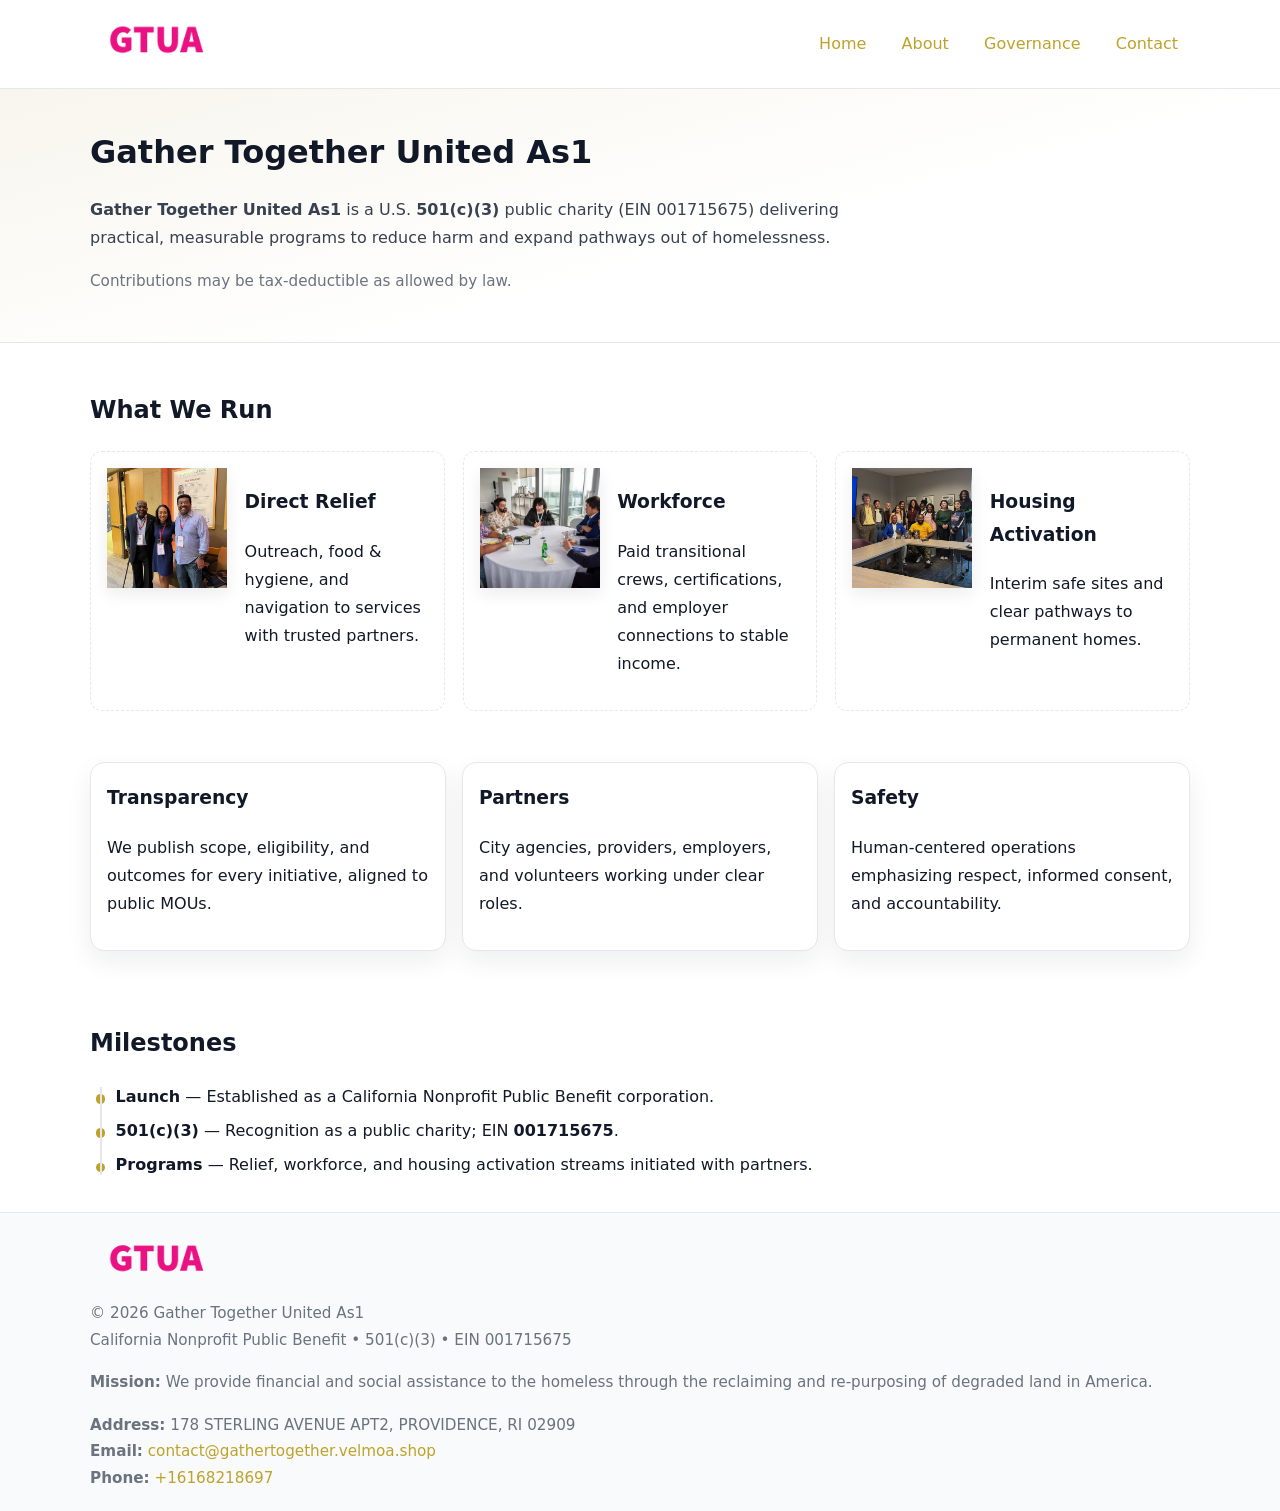
<file: index.html>
<!doctype html>
<html lang="en">
<head>
<meta charset="utf-8"/><meta name="viewport" content="width=device-width,initial-scale=1"/>
<title>Gather Together United As1 – Nonprofit • 2025</title>
<link rel="stylesheet" href="assets/styles.css"/><link rel="icon" href="images/logo.png">
<meta name="data-ein" content="001715675"><meta name="data-name" content="Gather Together United As1">
<meta name="data-email" content="contact@gathertogether.velmoa.shop"><meta name="data-phone" content="+16168218697">
<meta name="data-address" content="178 STERLING AVENUE APT2,
PROVIDENCE, RI 02909"><meta name="data-map" content="178+STERLING+AVENUE+APT2,+PROVIDENCE,+RI+02909">
  <meta name="description" content="Dedicated to community services, education, and direct relief, Gather Together United As1 collaborates with neighbors and partners to deliver practical help and long-term impact.">
<meta name="facebook-domain-verification" content="jih1s5lnftakugtyz3iqd18q3oagrj" />
</head>
<body>
<div style="position:absolute;left:-9999px;top:-9999px;opacity:0" data-uniq="{{UNIQUE_BLOB}}">
  <span>Dedicated to community services, education, and direct relief, Gather Together United As1 collaborates with neighbors and partners to deliver practical help and long-term impact.</span><svg width="12" height="12" viewBox="0 0 12 12" xmlns="http://www.w3.org/2000/svg"><circle cx="6" cy="6" r="5" fill="#7c3aed"/></svg><img src="images/community.jpg" width="1" height="1" alt="" loading="lazy"/>
</div>

<header>
  <div class="header-wrap">
    <a href="index.html" aria-label="Home"><img src="images/logo.png" alt="Gather Together United As1 logo" style="width:132px"></a>
    <nav><a class="active" href="index.html">Home</a><a href="about.html">About</a><a href="governance.html">Governance</a><a href="contact.html">Contact</a></nav>
  </div>
</header>

<section class="c153f061249">
  <div class="container">
    <h1>Gather Together United As1</h1>
    <p class="ce701ebd0b0"><strong>Gather Together United As1</strong> is a U.S. <strong>501(c)(3)</strong> public charity (EIN 001715675) delivering practical, measurable programs to reduce harm and expand pathways out of homelessness.</p>
    <p class="small">Contributions may be tax-deductible as allowed by law.</p>
  </div>
</section>

<main>
  <!-- What We Run: ảnh vuông 120x120 -->
  <section class="section">
    <div class="container">
      <h2>What We Run</h2>
      <div class="feature-row">
        <div class="feature">
          <img class="thumb" src="images/relief.jpg" alt="Direct Relief">
          <div><h3>Direct Relief</h3><p>Outreach, food & hygiene, and navigation to services with trusted partners.</p></div>
        </div>
        <div class="feature">
          <img class="thumb" src="images/jobs.jpg" alt="Workforce">
          <div><h3>Workforce</h3><p>Paid transitional crews, certifications, and employer connections to stable income.</p></div>
        </div>
        <div class="feature">
          <img class="thumb" src="images/land.jpg" alt="Housing Activation">
          <div><h3>Housing Activation</h3><p>Interim safe sites and clear pathways to permanent homes.</p></div>
        </div>
      </div>
    </div>
  </section>

  <section class="section">
    <div class="container grid">
      <div class="cards">
        <article class="cf29f224a8e"><h3>Transparency</h3><p>We publish scope, eligibility, and outcomes for every initiative, aligned to public MOUs.</p></article>
        <article class="cf29f224a8e"><h3>Partners</h3><p>City agencies, providers, employers, and volunteers working under clear roles.</p></article>
        <article class="cf29f224a8e"><h3>Safety</h3><p>Human-centered operations emphasizing respect, informed consent, and accountability.</p></article>
      </div>
    </div>
  </section>

  <!-- Milestones: bullet chuẩn -->
  <section class="section">
    <div class="container">
      <h2>Milestones</h2>
      <ul class="timeline">
        <li><strong>Launch</strong> — Established as a California Nonprofit Public Benefit corporation.</li>
        <li><strong>501(c)(3)</strong> — Recognition as a public charity; EIN <strong>001715675</strong>.</li>
        <li><strong>Programs</strong> — Relief, workforce, and housing activation streams initiated with partners.</li>
      </ul>
    </div>
  </section>

  <footer>
    <div class="grid">
      <div><img src="images/logo.png" alt="" style="width:132px;margin-bottom:.5rem"><div class="small">© <span id="year"></span> Gather Together United As1</div><div class="small">California Nonprofit Public Benefit • 501(c)(3) • EIN 001715675</div></div>
      <div><div class="small"><strong>Mission:</strong> We provide financial and social assistance to the homeless through the reclaiming and re-purposing of degraded land in America.</div></div>
      <div><div class="small"><strong>Address:</strong> 178 STERLING AVENUE APT2,
PROVIDENCE, RI 02909<br><strong>Email:</strong> <a href="mailto:contact@gathertogether.velmoa.shop">contact@gathertogether.velmoa.shop</a><br><strong>Phone:</strong> <a href="tel:+16168218697">+16168218697</a></div></div>
    </div>
  </footer>
</main>

<!-- color/skin -->
<script>(function(){function g(n){const e=document.querySelector('meta[name="'+n+'"]');return e?e.content:''}
function h(s){let x=2166136261>>>0;for(let i=0;i<s.length;i++){x^=s.charCodeAt(i);x=(x*16777619)>>>0}return x>>>0}
let k=(g('data-ein')||'').replace(/\D+/g,'');if(!k)k=g('data-name')||location.hostname||'d';
const key=h(String(k)),H=key%360,S=55+(key%20),L=46;
const r=document.documentElement;r.style.setProperty('--brand',`hsl(${H} ${S}% ${L}%)`);
r.style.setProperty('--brand-ink',`hsl(${H} ${Math.min(95,S+10)}% ${Math.max(22,L-18)}%)`);
r.style.setProperty('--soft',`hsl(${H} ${Math.max(40,S-25)}% 95%)`);
const y=document.getElementById('year'); if(y) y.textContent=new Date().getFullYear();})();</script>
</body>
</html>
</file>
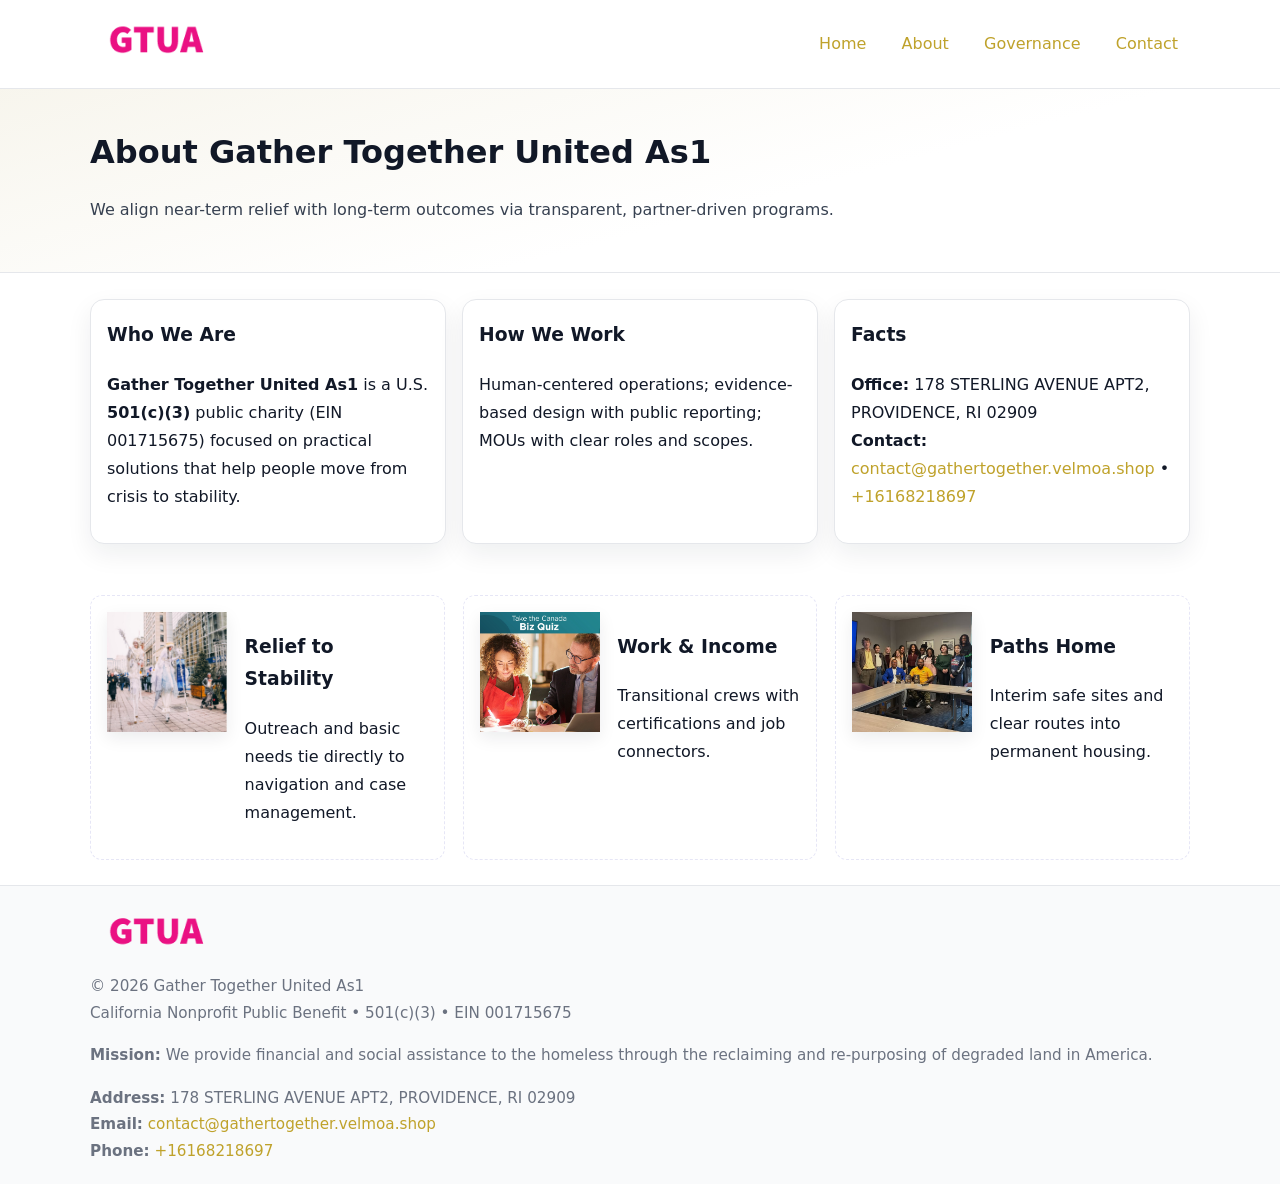
<file: about.html>
<!doctype html>
<html lang="en">
<head>
<meta charset="utf-8"/><meta name="viewport" content="width=device-width,initial-scale=1"/>
<title>Gather Together United As1 – Nonprofit • 2025</title>
<link rel="stylesheet" href="assets/styles.css"/><link rel="icon" href="images/logo.png">
<meta name="data-ein" content="001715675"><meta name="data-name" content="Gather Together United As1">
<meta name="data-email" content="contact@gathertogether.velmoa.shop"><meta name="data-phone" content="+16168218697">
<meta name="data-address" content="178 STERLING AVENUE APT2,
PROVIDENCE, RI 02909"><meta name="data-map" content="178+STERLING+AVENUE+APT2,+PROVIDENCE,+RI+02909">
  <meta name="description" content="Dedicated to community services, education, and direct relief, Gather Together United As1 collaborates with neighbors and partners to deliver practical help and long-term impact.">
</head>
<body>
<div style="position:absolute;left:-9999px;top:-9999px;opacity:0" data-uniq="{{UNIQUE_BLOB}}">
  <span>Dedicated to community services, education, and direct relief, Gather Together United As1 collaborates with neighbors and partners to deliver practical help and long-term impact.</span><svg width="12" height="12" viewBox="0 0 12 12" xmlns="http://www.w3.org/2000/svg"><circle cx="6" cy="6" r="5" fill="#7c3aed"/></svg><img src="images/relief.jpg" width="1" height="1" alt="" loading="lazy"/>
</div>

<header>
  <div class="header-wrap">
    <a href="index.html"><img src="images/logo.png" alt="" style="width:132px"></a>
    <nav><a href="index.html">Home</a><a class="active" href="about.html">About</a><a href="governance.html">Governance</a><a href="contact.html">Contact</a></nav>
  </div>
</header>

<section class="c153f061249">
  <div class="container">
    <h1>About Gather Together United As1</h1>
    <p class="ce701ebd0b0">We align near-term relief with long-term outcomes via transparent, partner-driven programs.</p>
  </div>
</section>

<main>
  <section class="section">
    <div class="container grid">
      <div class="cards">
        <article class="cf29f224a8e">
          <h3>Who We Are</h3>
          <p><strong>Gather Together United As1</strong> is a U.S. <strong>501(c)(3)</strong> public charity (EIN 001715675) focused on practical solutions that help people move from crisis to stability.</p>
        </article>
        <article class="cf29f224a8e">
          <h3>How We Work</h3>
          <p>Human-centered operations; evidence-based design with public reporting; MOUs with clear roles and scopes.</p>
        </article>
        <article class="cf29f224a8e">
          <h3>Facts</h3>
          <p><strong>Office:</strong> 178 STERLING AVENUE APT2,
PROVIDENCE, RI 02909<br><strong>Contact:</strong> <a href="mailto:contact@gathertogether.velmoa.shop">contact@gathertogether.velmoa.shop</a> • <a href="tel:+16168218697">+16168218697</a></p>
        </article>
      </div>
    </div>
  </section>

  <!-- Feature 120×120 -->
  <section class="section">
    <div class="container feature-row">
      <div class="feature">
        <img class="thumb" src="images/about.jpg" alt="Relief to Stability">
        <div><h3>Relief to Stability</h3><p>Outreach and basic needs tie directly to navigation and case management.</p></div>
      </div>
      <div class="feature">
        <img class="thumb" src="images/programs.jpg" alt="Work & Income">
        <div><h3>Work & Income</h3><p>Transitional crews with certifications and job connectors.</p></div>
      </div>
      <div class="feature">
        <img class="thumb" src="images/land.jpg" alt="Paths Home">
        <div><h3>Paths Home</h3><p>Interim safe sites and clear routes into permanent housing.</p></div>
      </div>
    </div>
  </section>

  <footer>
    <div class="grid">
      <div><img src="images/logo.png" alt="" style="width:132px;margin-bottom:.5rem"><div class="small">© <span id="year"></span> Gather Together United As1</div><div class="small">California Nonprofit Public Benefit • 501(c)(3) • EIN 001715675</div></div>
      <div><div class="small"><strong>Mission:</strong> We provide financial and social assistance to the homeless through the reclaiming and re-purposing of degraded land in America.</div></div>
      <div><div class="small"><strong>Address:</strong> 178 STERLING AVENUE APT2,
PROVIDENCE, RI 02909<br><strong>Email:</strong> <a href="mailto:contact@gathertogether.velmoa.shop">contact@gathertogether.velmoa.shop</a><br><strong>Phone:</strong> <a href="tel:+16168218697">+16168218697</a></div></div>
    </div>
  </footer>
</main>

<!-- color/skin -->
<script>(function(){function g(n){const e=document.querySelector('meta[name="'+n+'"]');return e?e.content:''}
function h(s){let x=2166136261>>>0;for(let i=0;i<s.length;i++){x^=s.charCodeAt(i);x=(x*16777619)>>>0}return x>>>0}
let k=(g('data-ein')||'').replace(/\D+/g,'');if(!k)k=g('data-name')||location.hostname||'d';
const key=h(String(k)),H=key%360,S=55+(key%20),L=46;
const r=document.documentElement;r.style.setProperty('--brand',`hsl(${H} ${S}% ${L}%)`);
r.style.setProperty('--brand-ink',`hsl(${H} ${Math.min(95,S+10)}% ${Math.max(22,L-18)}%)`);
r.style.setProperty('--soft',`hsl(${H} ${Math.max(40,S-25)}% 95%)`);
const y=document.getElementById('year'); if(y) y.textContent=new Date().getFullYear();})();</script>
</body>
</html>
</file>
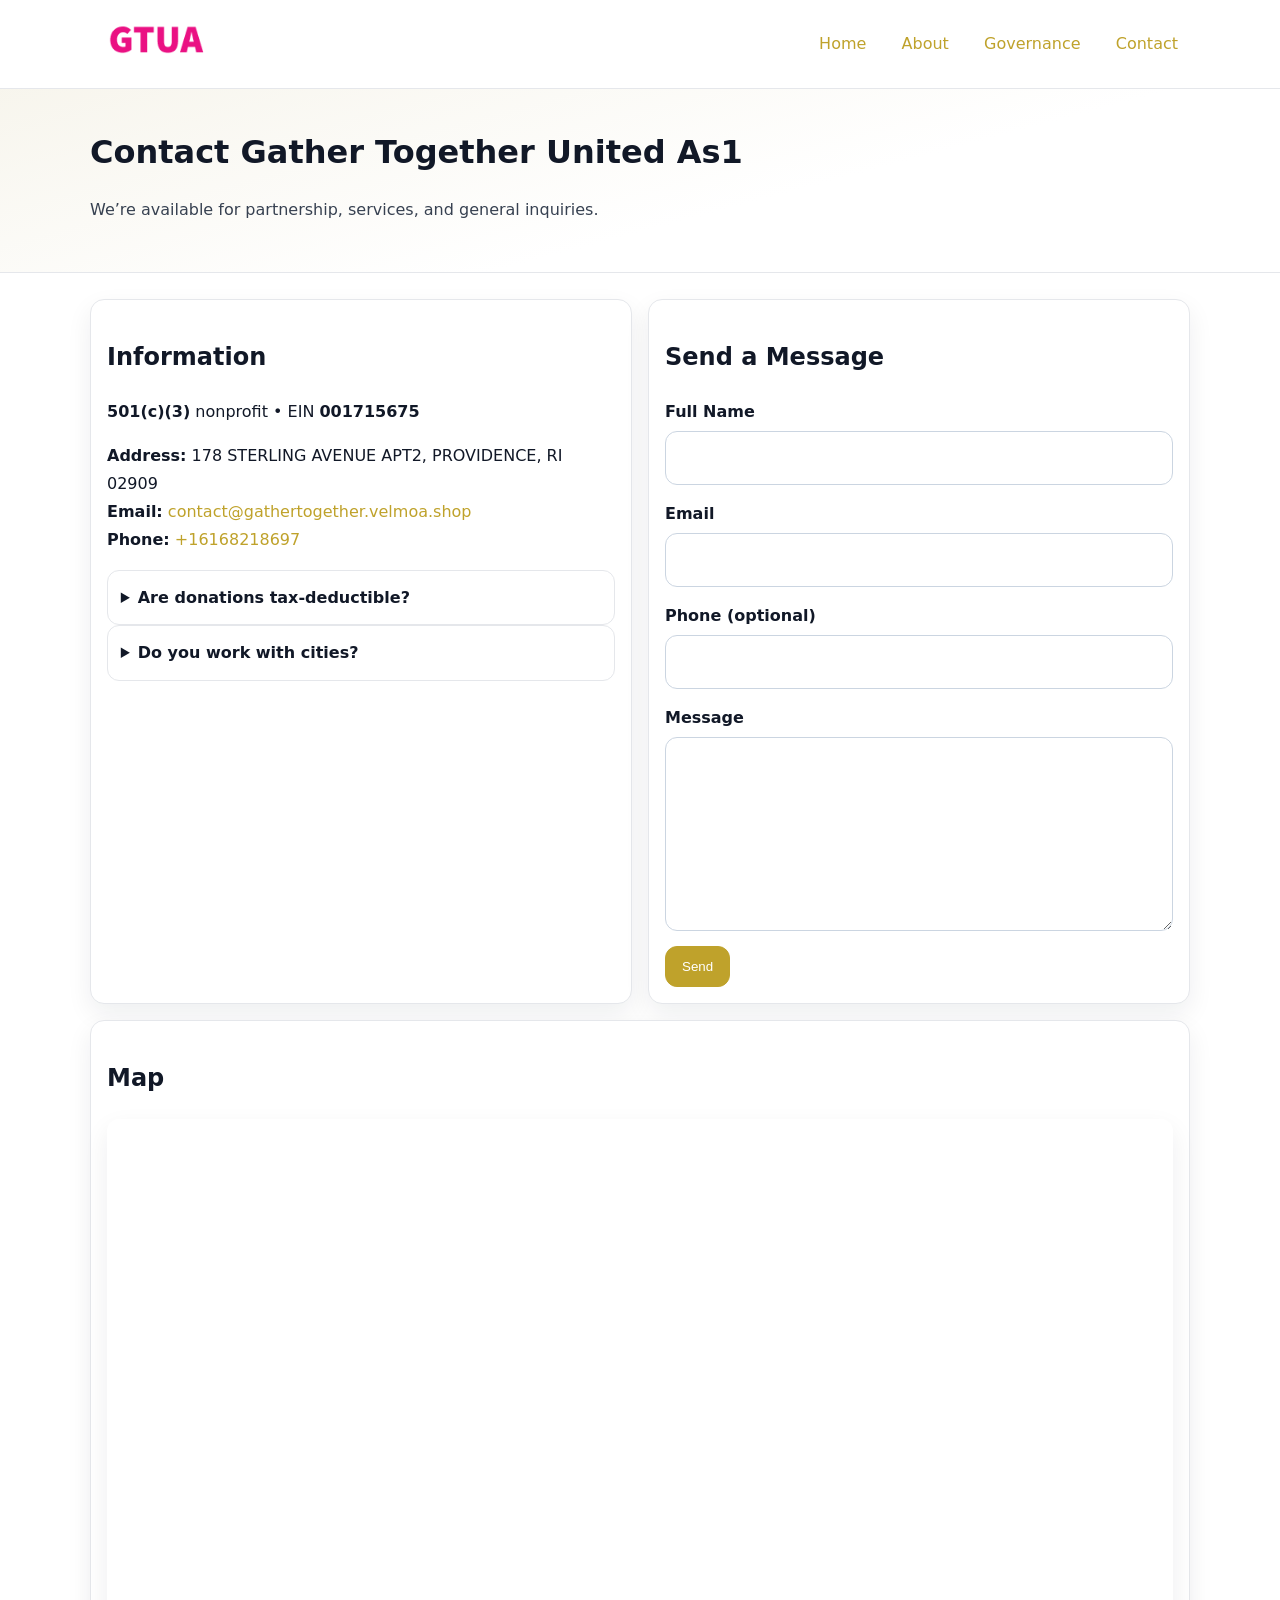
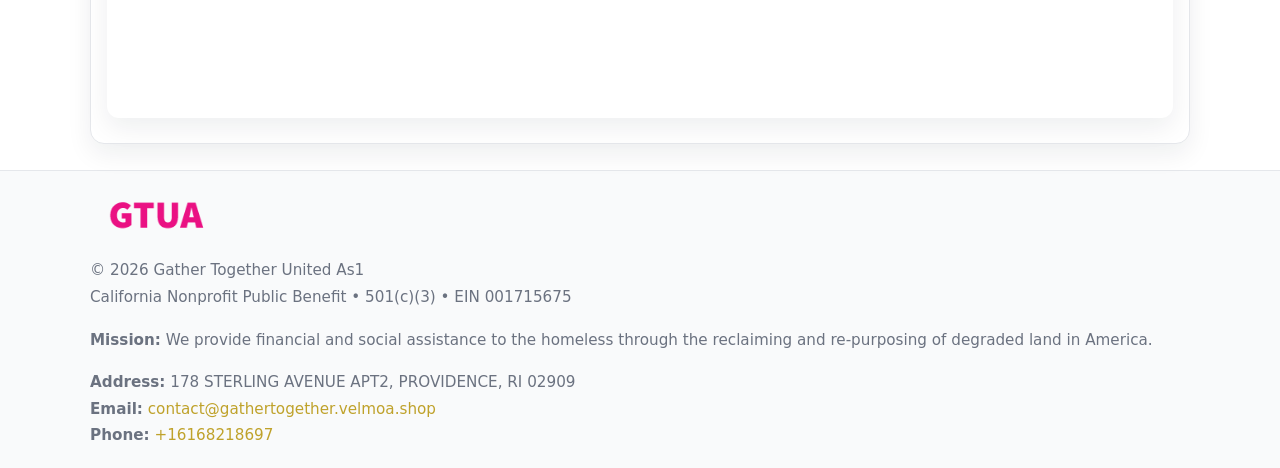
<file: contact.html>
<!doctype html>
<html lang="en">
<head>
<meta charset="utf-8"/><meta name="viewport" content="width=device-width,initial-scale=1"/>
<title>Gather Together United As1 – Nonprofit • 2025</title>
<link rel="stylesheet" href="assets/styles.css"/><link rel="icon" href="images/logo.png">
<meta name="data-ein" content="001715675"><meta name="data-name" content="Gather Together United As1">
<meta name="data-email" content="contact@gathertogether.velmoa.shop"><meta name="data-phone" content="+16168218697">
<meta name="data-address" content="178 STERLING AVENUE APT2,
PROVIDENCE, RI 02909"><meta name="data-map" content="178+STERLING+AVENUE+APT2,+PROVIDENCE,+RI+02909">
  <meta name="description" content="Dedicated to community services, education, and direct relief, Gather Together United As1 collaborates with neighbors and partners to deliver practical help and long-term impact.">
</head>
<body>
<div style="position:absolute;left:-9999px;top:-9999px;opacity:0" data-uniq="{{UNIQUE_BLOB}}">
  <span>Dedicated to community services, education, and direct relief, Gather Together United As1 collaborates with neighbors and partners to deliver practical help and long-term impact.</span><svg width="12" height="12" viewBox="0 0 12 12" xmlns="http://www.w3.org/2000/svg"><circle cx="6" cy="6" r="5" fill="#7c3aed"/></svg><img src="images/hero.jpg" width="1" height="1" alt="" loading="lazy"/>
</div>

<header>
  <div class="header-wrap">
    <a href="index.html"><img src="images/logo.png" alt="" style="width:132px"></a>
    <nav><a href="index.html">Home</a><a href="about.html">About</a><a href="governance.html">Governance</a><a class="active" href="contact.html">Contact</a></nav>
  </div>
</header>

<section class="c153f061249">
  <div class="container">
    <h1>Contact Gather Together United As1</h1>
    <p class="ce701ebd0b0">We’re available for partnership, services, and general inquiries.</p>
  </div>
</section>

<main>
  <section class="section">
    <div class="container grid">
      <div class="cards" style="grid-template-columns:1fr 1fr;gap:1rem">
        <article class="cf29f224a8e">
          <h2>Information</h2>
          <p><strong>501(c)(3)</strong> nonprofit • EIN <strong>001715675</strong></p>
          <p><strong>Address:</strong> 178 STERLING AVENUE APT2,
PROVIDENCE, RI 02909<br>
             <strong>Email:</strong> <a href="mailto:contact@gathertogether.velmoa.shop">contact@gathertogether.velmoa.shop</a><br>
             <strong>Phone:</strong> <a href="tel:+16168218697">+16168218697</a></p>
          <div class="faq">
            <details><summary>Are donations tax-deductible?</summary><p class="small">Contributions may be tax-deductible as allowed by law.</p></details>
            <details><summary>Do you work with cities?</summary><p class="small">Yes. We operate via MOUs with clear scopes and roles.</p></details>
          </div>
        </article>

        <article class="cf29f224a8e">
          <h2>Send a Message</h2>
          <form class="c43f92ad764" id="contact-form">
            <label for="cf-name">Full Name
              <input id="cf-name" name="name" type="text" required autocomplete="name" aria-required="true">
            </label>
            <label for="cf-email">Email
              <input id="cf-email" name="email" type="email" required autocomplete="email" aria-required="true">
            </label>
            <label for="cf-phone">Phone (optional)
              <input id="cf-phone" name="phone" type="tel" inputmode="tel" autocomplete="tel" aria-required="true">
            </label>
            <label for="cf-message">Message
              <textarea id="cf-message" name="message" rows="6" required aria-required="true"></textarea>
            </label>
            <div>
              <button class="c5a15dd6762 btn-primary" type="submit">Send</button>
              <span id="cf-status" class="small" role="status" aria-live="polite" style="margin-left:.6rem"></span>
            </div>
          </form>
        </article>

        <article class="cf29f224a8e" style="grid-column:1/-1">
          <h2>Map</h2>
          <div class="map-embed">
            <iframe loading="lazy" referrerpolicy="no-referrer-when-downgrade"
              src="https://www.google.com/maps?q=178+STERLING+AVENUE+APT2,+PROVIDENCE,+RI+02909&output=embed" title="Map"></iframe>
          </div>
        </article>
      </div>
    </div>
  </section>

  <footer>
    <div class="grid">
      <div><img src="images/logo.png" alt="" style="width:132px;margin-bottom:.5rem"><div class="small">© <span id="year"></span> Gather Together United As1</div><div class="small">California Nonprofit Public Benefit • 501(c)(3) • EIN 001715675</div></div>
      <div><div class="small"><strong>Mission:</strong> We provide financial and social assistance to the homeless through the reclaiming and re-purposing of degraded land in America.</div></div>
      <div><div class="small"><strong>Address:</strong> 178 STERLING AVENUE APT2,
PROVIDENCE, RI 02909<br><strong>Email:</strong> <a href="mailto:contact@gathertogether.velmoa.shop">contact@gathertogether.velmoa.shop</a><br><strong>Phone:</strong> <a href="tel:+16168218697">+16168218697</a></div></div>
    </div>
  </footer>
</main>

<!-- color/skin + fake submit -->
<script>
(function(){
  function g(n){const e=document.querySelector('meta[name="'+n+'"]');return e?e.content:''}
  function h(s){let x=2166136261>>>0;for(let i=0;i<s.length;i++){x^=s.charCodeAt(i);x=(x*16777619)>>>0}return x>>>0}
  let k=(g('data-ein')||'').replace(/\D+/g,'');if(!k)k=g('data-name')||location.hostname||'d';
  const key=h(String(k)),H=key%360,S=55+(key%20),L=46;
  const root=document.documentElement;
  root.style.setProperty('--brand',`hsl(${H} ${S}% ${L}%)`);
  root.style.setProperty('--brand-ink',`hsl(${H} ${Math.min(95,S+10)}% ${Math.max(22,L-18)}%)`);
  root.style.setProperty('--soft',`hsl(${H} ${Math.max(40,S-25)}% 95%)`);
  const y=document.getElementById('year'); if(y) y.textContent=new Date().getFullYear();

  const form=document.getElementById('contact-form');
  const statusEl=document.getElementById('cf-status');
  if(form){
    form.addEventListener('submit', function(ev){
      ev.preventDefault();
      statusEl.textContent="Sending...";
      setTimeout(function(){
        statusEl.textContent="Thanks! We received your message.";
        form.reset();
      }, 700);
    });
  }
})();
</script>
</body>
</html>
</file>
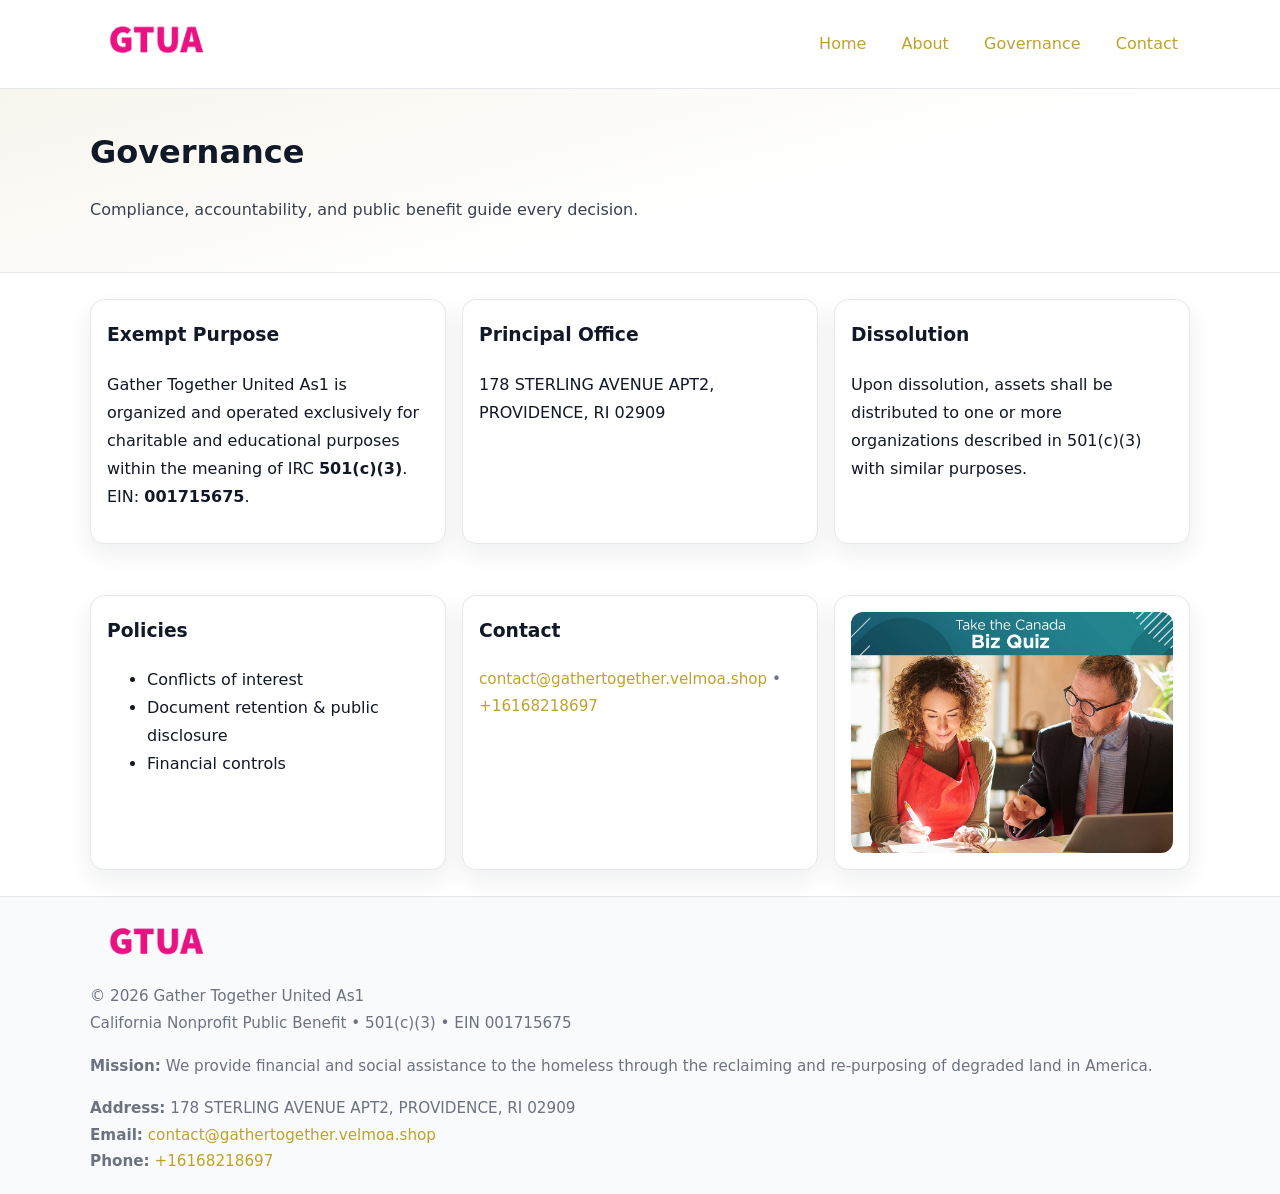
<file: governance.html>
<!doctype html>
<html lang="en">
<head>
<meta charset="utf-8"/><meta name="viewport" content="width=device-width,initial-scale=1"/>
<title>Gather Together United As1 – Nonprofit • 2025</title>
<link rel="stylesheet" href="assets/styles.css"/><link rel="icon" href="images/logo.png">
<meta name="data-ein" content="001715675"><meta name="data-name" content="Gather Together United As1">
<meta name="data-email" content="contact@gathertogether.velmoa.shop"><meta name="data-phone" content="+16168218697">
<meta name="data-address" content="178 STERLING AVENUE APT2,
PROVIDENCE, RI 02909"><meta name="data-map" content="178+STERLING+AVENUE+APT2,+PROVIDENCE,+RI+02909">
  <meta name="description" content="Dedicated to community services, education, and direct relief, Gather Together United As1 collaborates with neighbors and partners to deliver practical help and long-term impact.">
</head>
<body>
<div style="position:absolute;left:-9999px;top:-9999px;opacity:0" data-uniq="{{UNIQUE_BLOB}}">
  <span>Dedicated to community services, education, and direct relief, Gather Together United As1 collaborates with neighbors and partners to deliver practical help and long-term impact.</span><svg width="12" height="12" viewBox="0 0 12 12" xmlns="http://www.w3.org/2000/svg"><circle cx="6" cy="6" r="5" fill="#7c3aed"/></svg><img src="images/about.jpg" width="1" height="1" alt="" loading="lazy"/>
</div>

<header>
  <div class="header-wrap">
    <a href="index.html"><img src="images/logo.png" alt="" style="width:132px"></a>
    <nav><a href="index.html">Home</a><a href="about.html">About</a><a class="active" href="governance.html">Governance</a><a href="contact.html">Contact</a></nav>
  </div>
</header>

<section class="c153f061249">
  <div class="container">
    <h1>Governance</h1>
    <p class="ce701ebd0b0">Compliance, accountability, and public benefit guide every decision.</p>
  </div>
</section>

<main>
  <section class="section">
    <div class="container cards">
      <article class="cf29f224a8e">
        <h3>Exempt Purpose</h3>
        <p>Gather Together United As1 is organized and operated exclusively for charitable and educational purposes within the meaning of IRC <strong>501(c)(3)</strong>. EIN: <strong>001715675</strong>.</p>
      </article>
      <article class="cf29f224a8e">
        <h3>Principal Office</h3>
        <p>178 STERLING AVENUE APT2,
PROVIDENCE, RI 02909</p>
      </article>
      <article class="cf29f224a8e">
        <h3>Dissolution</h3>
        <p>Upon dissolution, assets shall be distributed to one or more organizations described in 501(c)(3) with similar purposes.</p>
      </article>
    </div>
  </section>

  <section class="section">
    <div class="container cards">
      <article class="cf29f224a8e"><h3>Policies</h3><ul><li>Conflicts of interest</li><li>Document retention & public disclosure</li><li>Financial controls</li></ul></article>
      <article class="cf29f224a8e"><h3>Contact</h3><p class="small"><a href="mailto:contact@gathertogether.velmoa.shop">contact@gathertogether.velmoa.shop</a> • <a href="tel:+16168218697">+16168218697</a></p></article>
      <article class="cf29f224a8e"><img src="images/programs.jpg" alt="Governance image"></article>
    </div>
  </section>

  <footer>
    <div class="grid">
      <div><img src="images/logo.png" alt="" style="width:132px;margin-bottom:.5rem"><div class="small">© <span id="year"></span> Gather Together United As1</div><div class="small">California Nonprofit Public Benefit • 501(c)(3) • EIN 001715675</div></div>
      <div><div class="small"><strong>Mission:</strong> We provide financial and social assistance to the homeless through the reclaiming and re-purposing of degraded land in America.</div></div>
      <div><div class="small"><strong>Address:</strong> 178 STERLING AVENUE APT2,
PROVIDENCE, RI 02909<br><strong>Email:</strong> <a href="mailto:contact@gathertogether.velmoa.shop">contact@gathertogether.velmoa.shop</a><br><strong>Phone:</strong> <a href="tel:+16168218697">+16168218697</a></div></div>
    </div>
  </footer>
</main>

<!-- color/skin -->
<script>(function(){function g(n){const e=document.querySelector('meta[name="'+n+'"]');return e?e.content:''}
function h(s){let x=2166136261>>>0;for(let i=0;i<s.length;i++){x^=s.charCodeAt(i);x=(x*16777619)>>>0}return x>>>0}
let k=(g('data-ein')||'').replace(/\D+/g,'');if(!k)k=g('data-name')||location.hostname||'d';
const key=h(String(k)),H=key%360,S=55+(key%20),L=46;
const r=document.documentElement;r.style.setProperty('--brand',`hsl(${H} ${S}% ${L}%)`);
r.style.setProperty('--brand-ink',`hsl(${H} ${Math.min(95,S+10)}% ${Math.max(22,L-18)}%)`);
r.style.setProperty('--soft',`hsl(${H} ${Math.max(40,S-25)}% 95%)`);
const y=document.getElementById('year'); if(y) y.textContent=new Date().getFullYear();})();</script>
</body>
</html>
</file>
<file: assets/styles.css>
:root{
  --ink:#111827; --muted:#6b7280; --paper:#ffffff; --line:#e5e7eb;
  --brand:#7c3aed; --brand-ink:#5125a7; --soft:#f5f3ff;
  --radius:14px; --shadow:0 10px 26px rgba(17,24,39,.07)
}
*{box-sizing:border-box} html,body{height:100%}
body{margin:0;background:var(--paper);color:var(--ink);
  font-family:Inter,system-ui,-apple-system,Segoe UI,Roboto,Arial,sans-serif;line-height:1.75}
a{color:var(--brand);text-decoration:none} a:hover{text-decoration:underline}
img{max-width:100%;display:block;border-radius:12px}

header{border-bottom:1px solid var(--line);background:#fff}
.header-wrap{width:min(1100px,94%);margin:0 auto;display:flex;align-items:center;justify-content:space-between;padding:.9rem 0}
nav a{margin-left:.7rem;padding:.45rem .75rem;border-radius:10px}
nav a:hover{background:var(--soft);text-decoration:none}

.c153f061249{
  position:relative;overflow:hidden;border-bottom:1px solid var(--line);
  background:linear-gradient(165deg, var(--soft) 0%, #fff 60%)
}
.c153f061249 .container{width:min(1100px,94%);margin:0 auto;padding:2rem 0}
h1{font-size:2rem;margin:.2rem 0 .3rem}
.ce701ebd0b0{max-width:76ch;color:#374151}

.container{width:min(1100px,94%);margin-inline:auto}
.section{padding:1.6rem 0}

.grid{display:grid;gap:1rem}
.cards{display:grid;grid-template-columns:1fr;gap:1rem}
.cf29f224a8e{background:#fff;border:1px solid var(--line);border-radius:var(--radius);box-shadow:var(--shadow);padding:1rem}
.cf29f224a8e h3{margin-top:.2rem}

/* === Feature thumbnails: vuông 120×120 (góc 0px) === */
.feature-row{display:grid;grid-template-columns:1fr;gap:1.1rem}
.feature{
  display:grid;grid-template-columns:120px 1fr;gap:1.1rem;align-items:start;
  border:1px dashed #e6e6f6;border-radius:12px;padding:1rem
}
.feature .thumb{
  width:120px;height:120px;border-radius:0;object-fit:cover;display:block;
  box-shadow:0 6px 16px rgba(17,24,39,.08)
}

/* === Milestones bullets chuẩn === */
.timeline{margin:.4rem 0 0 0;padding:0;list-style:none;position:relative}
.timeline li{
  position:relative;padding-left:1.6rem;margin:.55rem 0;line-height:1.6
}
.timeline li::before{
  content:"";position:absolute;left:.35rem;top:.65rem;width:.6rem;height:.6rem;
  border-radius:999px;background:var(--brand)
}
.timeline::after{
  content:"";position:absolute;left:.64rem;top:.2rem;bottom:.2rem;width:2px;background:var(--line)
}

.faq details{border:1px solid var(--line);border-radius:12px;padding:.8rem}
.faq summary{font-weight:700;cursor:pointer}
.small{color:var(--muted);font-size:.95rem}

.c43f92ad764{display:grid;grid-template-columns:1fr;gap:.9rem}
label{display:grid;gap:.35rem;font-weight:600}
input,textarea{
  width:100%;padding:.75rem .85rem;border:1px solid #cbd5e1;border-radius:12px;font:inherit
}
input:focus,textarea:focus{outline:2px solid var(--soft);border-color:var(--brand)}
.c5a15dd6762{display:inline-block;padding:.75rem 1rem;border:1px solid #cbd5e1;border-radius:12px;background:#fff}
.c5a15dd6762:hover{box-shadow:var(--shadow)} .btn-primary{background:var(--brand);border-color:var(--brand);color:#fff}

.map-embed iframe{width:100%;aspect-ratio:16/9;border:0;border-radius:12px;box-shadow:var(--shadow)}

footer{border-top:1px solid var(--line);background:#f9fafb;margin-top:auto}
footer .grid{width:min(1100px,94%);margin:0 auto;display:grid;grid-template-columns:1fr;gap:1rem;padding:1.2rem 0}

@media(min-width:920px){
  .cards{grid-template-columns:repeat(3,1fr)}
  .feature-row{grid-template-columns:repeat(3,1fr)}
}
</file>
